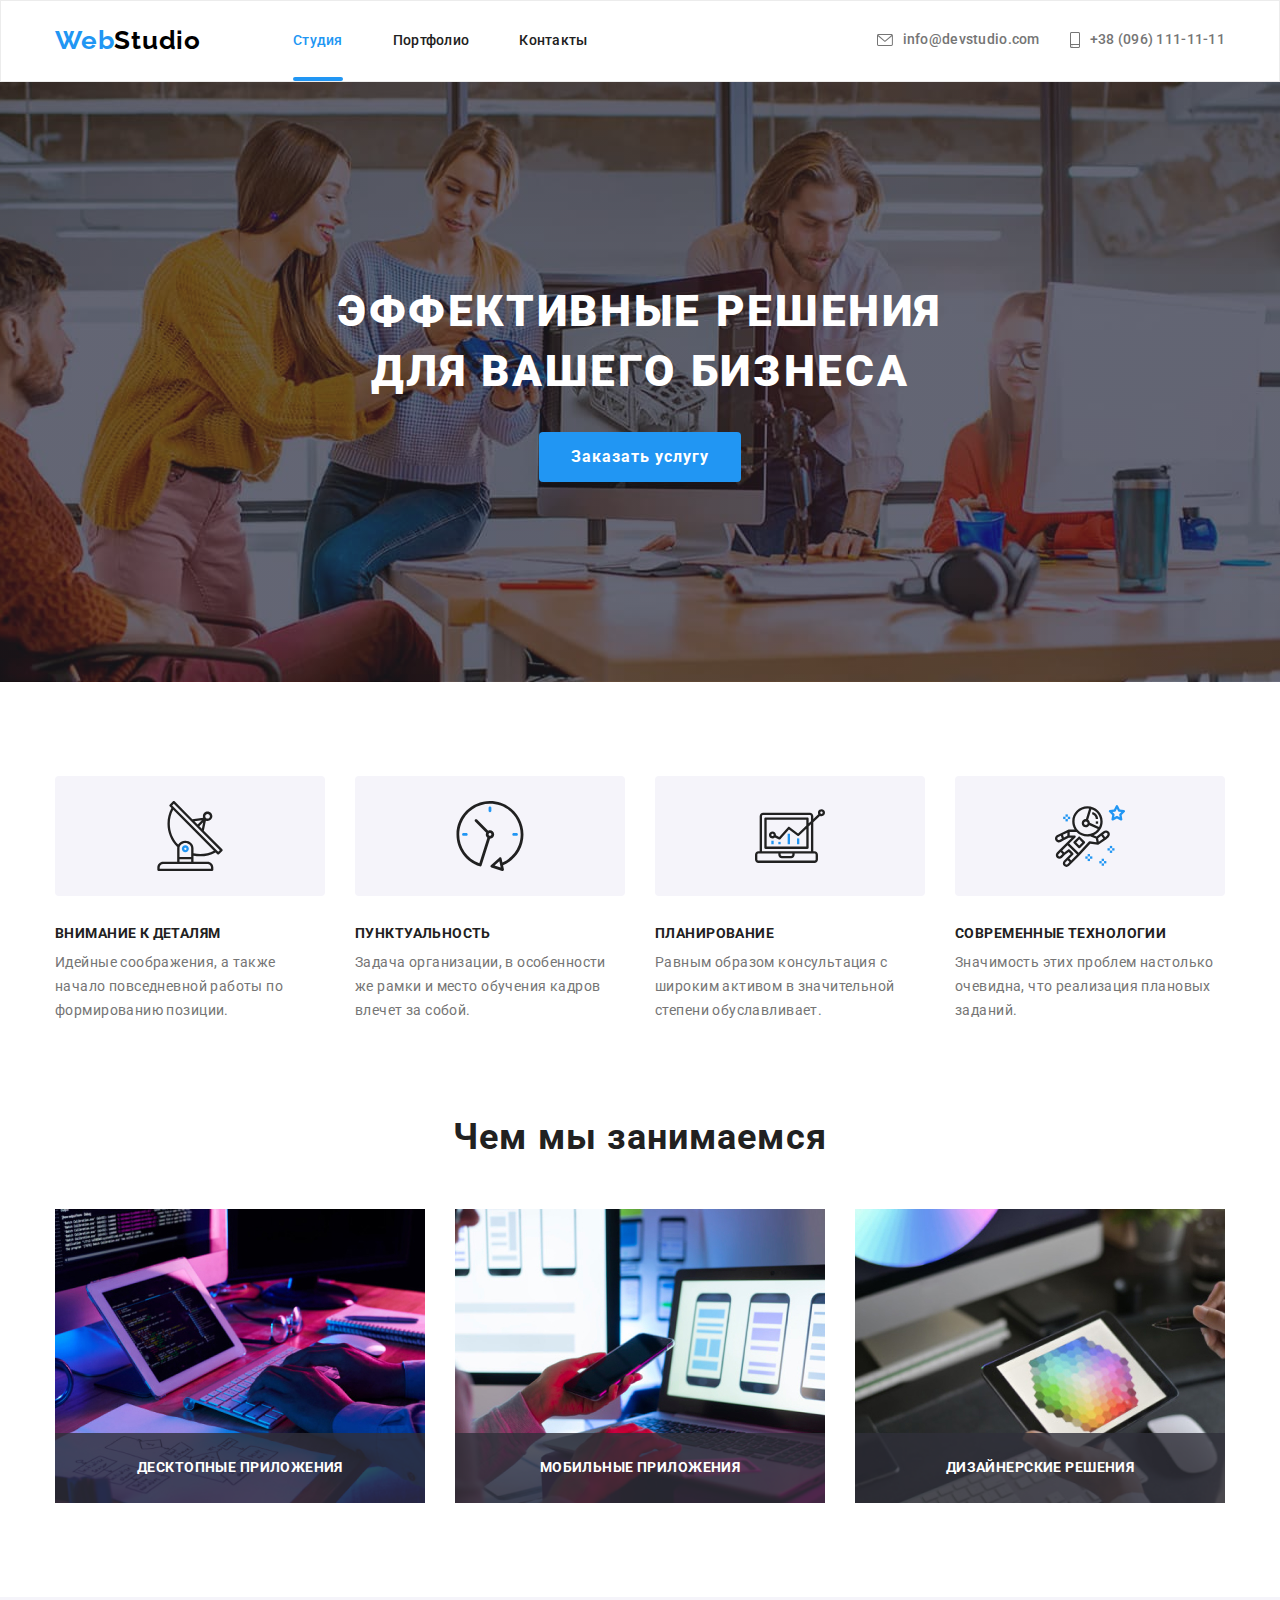
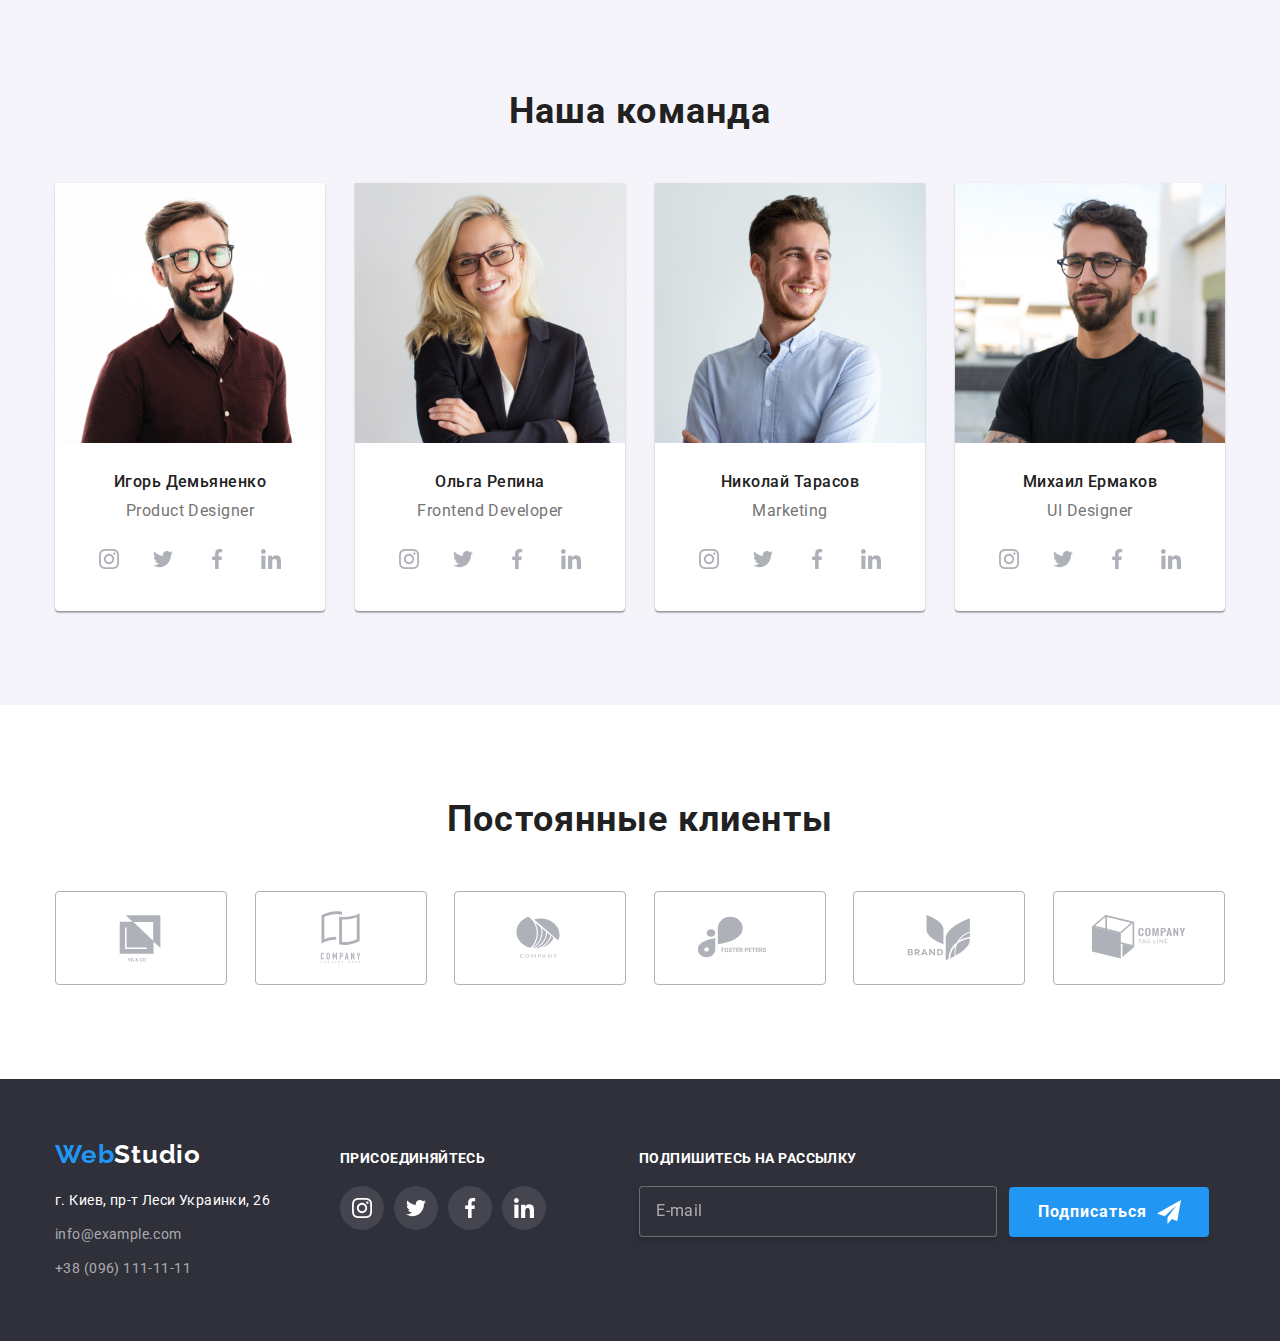
<file: index.html>
<!DOCTYPE html>
<html lang="ru">
  <head>
    <meta charset="UTF-8" />
    <meta http-equiv="X-UA-Compatible" content="IE=edge" />
    <meta name="viewport" content="width=device-width, initial-scale=1.0" />
    <title>WebStudio</title>
    <link rel="preconnect" href="https://fonts.gstatic.com" />
    <link
      href="https://fonts.googleapis.com/css2?family=Raleway:wght@700&family=Roboto:wght@400;500;700;900&display=swap"
      rel="stylesheet"
    />
    <link
      rel="stylesheet"
      href="https://cdnjs.cloudflare.com/ajax/libs/modern-normalize/1.1.0/modern-normalize.min.css
"
    />
    <link rel="stylesheet" href="./css/styles.css" />
  </head>
  <body>
    <!--Header-->
    <header class="header">
      <div class="container header-container">
        <nav class="navigation">
          <a class="logo-link" href="./index.html"
            ><span class="logo-web">Web</span
            ><span class="logo-studio">Studio</span></a
          >
          <ul class="site-nav list">
            <li class="nav-item">
              <a class="nav-link link current" href="./index.html">Студия</a>
            </li>
            <li class="nav-item">
              <a class="nav-link link" href="./portfolio.html">Портфолио</a>
            </li>
            <li class="nav-item">
              <a class="nav-link link" href="#">Контакты</a>
            </li>
          </ul>
        </nav>

        <ul class="contacts list">
          <li class="contact-header">
            <a class="contact-link" href="mailto:info@devstudio.com">
              <svg class="icon-envelope" width="16" height="12">
                <use href="./images/sprite.svg#icon-envelope"></use>
              </svg>
              info@devstudio.com
            </a>
          </li>
          <li class="contact-header">
            <a class="contact-link" href="tel:+380961111111">
              <svg class="icon-smartphone" width="10" height="16">
                <use href="./images/sprite.svg#icon-smartphone"></use>
              </svg>
              +38 (096) 111-11-11</a
            >
          </li>
        </ul>
      </div>
    </header>

    <main>
      <!--Hero-->

      <section class="hero">
        <div class="container hero-page">
          <h1 class="hero-title">
            Эффективные решения<br />для вашего бизнеса
          </h1>
          <button class="modal-btn" type="button" data-modal-open>
            Заказать услугу
          </button>
        </div>
      </section>

      <!--Features-->

      <section class="features">
        <div class="container features-container">
          <h2 class="visually-hidden">Приемущества компании</h2>
          <ul class="feature-list">
            <li class="feature-item">
              <div class="features-icon">
                <svg class="icon-item">
                  <use href="./images/sprite.svg#icon-antenna "></use>
                </svg>
              </div>
              <div>
                <h3 class="title">Внимание к деталям</h3>
                <p class="feature-text">
                  Идейные соображения, а также начало повседневной работы по
                  формированию позиции.
                </p>
              </div>
            </li>

            <li class="feature-item">
              <div class="features-icon">
                <svg class="icon-item">
                  <use href="./images/sprite.svg#icon-clock "></use>
                </svg>
              </div>
              <div>
                <h3 class="title">Пунктуальность</h3>
                <p class="feature-text">
                  Задача организации, в особенности же рамки и место обучения
                  кадров влечет за собой.
                </p>
              </div>
            </li>

            <li class="feature-item">
              <div class="features-icon">
                <svg class="icon-item">
                  <use href="./images/sprite.svg#icon-diagram"></use>
                </svg>
              </div>
              <div>
                <h3 class="title">Планирование</h3>
                <p class="feature-text">
                  Равным образом консультация с широким активом в значительной
                  степени обуславливает.
                </p>
              </div>
            </li>
            <li class="feature-item">
              <div class="features-icon">
                <svg class="icon-item">
                  <use href="./images/sprite.svg#icon-astronaut"></use>
                </svg>
              </div>
              <div>
                <h3 class="title">Современные технологии</h3>
                <p class="feature-text">
                  Значимость этих проблем настолько очевидна, что реализация
                  плановых заданий.
                </p>
              </div>
            </li>
          </ul>
        </div>
      </section>

      <!--Projects-->

      <section class="projects">
        <div class="container project-container">
          <h2 class="project-title">Чем мы занимаемся</h2>
          <ul class="project list">
            <li class="project-item">
              <div class="project-foto">
                <img
                  src="./images/sitelayout.jpg"
                  alt="разработчик набирает код"
                  width="370"
                  height="294"
                />
                <p class="project-overlay">Десктопные приложения</p>
              </div>
            </li>
            <li class="project-item">
              <div class="project-foto">
                <img
                  src="./images/mobiledesign.jpg"
                  alt="разработка мобильного дизайна"
                  width="370"
                  height="294"
                />
                <p class="project-overlay">Мобильные приложения</p>
              </div>
            </li>
            <li class="project-item">
              <div class="project-foto">
                <img
                  src="./images/rastergraphics.jpg"
                  alt="растровая графика"
                  width="370"
                  height="294"
                />
                <p class="project-overlay">Дизайнерские решения</p>
              </div>
            </li>
          </ul>
        </div>
      </section>

      <!--Team company-->

      <section class="team-company">
        <div class="container people">
          <h2 class="section-title">Наша команда</h2>
          <ul class="team list">
            <li class="team-item">
              <img
                src="./images/igordemianenko.jpg"
                alt="фото игорь демьяненко"
                width="270"
                height="260"
              />
              <div class="person">
                <h3 class="team-title">Игорь Демьяненко</h3>
                <p class="position" lang="en">Product Designer</p>
                <ul class="social-list list">
                  <li class="social-list-item">
                    <a href="#" class="social-list-link">
                      <svg class="social-link-icon">
                        <use href="./images/sprite.svg#icon-instagram"></use>
                      </svg>
                    </a>
                  </li>
                  <li class="social-list-item">
                    <a href="#" class="social-list-link">
                      <svg class="social-link-icon">
                        <use href="./images/sprite.svg#icon-twitter"></use>
                      </svg>
                    </a>
                  </li>
                  <li class="social-list-item">
                    <a href="" class="social-list-link">
                      <svg class="social-link-icon">
                        <use href="./images/sprite.svg#icon-facebook"></use>
                      </svg>
                    </a>
                  </li>
                  <li class="social-list-item">
                    <a href="" class="social-list-link">
                      <svg class="social-link-icon">
                        <use href="./images/sprite.svg#icon-linkedin"></use>
                      </svg>
                    </a>
                  </li>
                </ul>
              </div>
            </li>
            <li class="team-item">
              <img
                src="./images/olgarepina.jpg"
                alt="фото ольга репина"
                width="270"
                height="260"
              />
              <div class="person">
                <h3 class="team-title">Ольга Репина</h3>
                <p class="position" lang="en">Frontend Developer</p>
                <ul class="social-list list">
                  <li class="social-list-item">
                    <a href="#" class="social-list-link">
                      <svg class="social-link-icon">
                        <use href="./images/sprite.svg#icon-instagram"></use>
                      </svg>
                    </a>
                  </li>
                  <li class="social-list-item">
                    <a href="#" class="social-list-link">
                      <svg class="social-link-icon">
                        <use href="./images/sprite.svg#icon-twitter"></use>
                      </svg>
                    </a>
                  </li>
                  <li class="social-list-item">
                    <a href="" class="social-list-link">
                      <svg class="social-link-icon">
                        <use href="./images/sprite.svg#icon-facebook"></use>
                      </svg>
                    </a>
                  </li>
                  <li class="social-list-item">
                    <a href="" class="social-list-link">
                      <svg class="social-link-icon">
                        <use href="./images/sprite.svg#icon-linkedin"></use>
                      </svg>
                    </a>
                  </li>
                </ul>
              </div>
            </li>
            <li class="team-item">
              <img
                src="./images/nikolaytarasov.jpg"
                alt="фото николай тарасов"
                width="270"
                height="260"
              />
              <div class="person">
                <h3 class="team-title">Николай Тарасов</h3>
                <p class="position" lang="en">Marketing</p>
                <ul class="social-list list">
                  <li class="social-list-item">
                    <a href="#" class="social-list-link">
                      <svg class="social-link-icon">
                        <use href="./images/sprite.svg#icon-instagram"></use>
                      </svg>
                    </a>
                  </li>
                  <li class="social-list-item">
                    <a href="#" class="social-list-link">
                      <svg class="social-link-icon">
                        <use href="./images/sprite.svg#icon-twitter"></use>
                      </svg>
                    </a>
                  </li>
                  <li class="social-list-item">
                    <a href="" class="social-list-link">
                      <svg class="social-link-icon">
                        <use href="./images/sprite.svg#icon-facebook"></use>
                      </svg>
                    </a>
                  </li>
                  <li class="social-list-item">
                    <a href="" class="social-list-link">
                      <svg class="social-link-icon">
                        <use href="./images/sprite.svg#icon-linkedin"></use>
                      </svg>
                    </a>
                  </li>
                </ul>
              </div>
            </li>
            <li class="team-item">
              <img
                src="./images/michailermakov.jpg"
                alt="фото михаил ермаков"
                width="270"
                height="260"
              />
              <div class="person">
                <h3 class="team-title">Михаил Ермаков</h3>
                <p class="position" lang="en">UI Designer</p>
                <ul class="social-list list">
                  <li class="social-list-item">
                    <a href="#" class="social-list-link">
                      <svg class="social-link-icon">
                        <use href="./images/sprite.svg#icon-instagram"></use>
                      </svg>
                    </a>
                  </li>
                  <li class="social-list-item">
                    <a href="#" class="social-list-link">
                      <svg class="social-link-icon">
                        <use href="./images/sprite.svg#icon-twitter"></use>
                      </svg>
                    </a>
                  </li>
                  <li class="social-list-item">
                    <a href="#" class="social-list-link">
                      <svg class="social-link-icon">
                        <use href="./images/sprite.svg#icon-facebook"></use>
                      </svg>
                    </a>
                  </li>
                  <li class="social-list-item">
                    <a href="#" class="social-list-link">
                      <svg class="social-link-icon">
                        <use href="./images/sprite.svg#icon-linkedin"></use>
                      </svg>
                    </a>
                  </li>
                </ul>
              </div>
            </li>
          </ul>
        </div>
      </section>

      <!--Clients-->

      <section class="clients-company">
        <div class="client-container container">
          <h2 class="client-title">Постоянные клиенты</h2>
          <ul class="clients list">
            <li class="client-item">
              <a href="#" class="client-link">
                <svg class="client-icon" width="106" height="60">
                  <use href="./images/sprite.svg#icon-company1"></use>
                </svg>
              </a>
            </li>
            <li class="client-item">
              <a href="#" class="client-link">
                <svg class="client-icon" width="106" height="60">
                  <use href="./images/sprite.svg#icon-company2"></use>
                </svg>
              </a>
            </li>
            <li class="client-item">
              <a href="#" class="client-link">
                <svg class="client-icon" width="106" height="60">
                  <use href="./images/sprite.svg#icon-company3"></use>
                </svg>
              </a>
            </li>
            <li class="client-item">
              <a href="#" class="client-link">
                <svg class="client-icon" width="106" height="60">
                  <use href="./images/sprite.svg#icon-company4"></use>
                </svg>
              </a>
            </li>
            <li class="client-item">
              <a href="#" class="client-link">
                <svg class="client-icon" width="106" height="60">
                  <use href="./images/sprite.svg#icon-company-5"></use>
                </svg>
              </a>
            </li>
            <li class="client-item">
              <a href="#" class="client-link">
                <svg class="client-icon" width="106" height="60">
                  <use href="./images/sprite.svg#icon-company6"></use>
                </svg>
              </a>
            </li>
          </ul>
        </div>
      </section>
    </main>

    <!--Footer-->

    <footer class="contacts-company">
      <div class="container footer-container">
        <div class="contacts-footer">
          <a class="logo-link footer-logo" href="./index.html"
            ><span class="logo-web">Web</span
            ><span class="studio-logo">Studio</span></a
          >
          <address class="address-company">
            г. Киев, пр-т Леси Украинки, 26
          </address>
          <ul class="contacts list address">
            <li class="company-link-mail">
              <a class="company-link" href="mailto:info@example.com"
                >info@example.com</a
              >
            </li>
            <li>
              <a class="company-link" href="tel:+380961111111">
                +38 (096) 111-11-11</a
              >
            </li>
          </ul>
        </div>

        <div class="links-footer">
          <p class="join">присоединяйтесь</p>
          <ul class="footer-list list">
            <li class="footer-link-item">
              <a href="#" class="link-item">
                <svg class="footer-icon">
                  <use href="./images/sprite.svg#icon-instagram"></use>
                </svg>
              </a>
            </li>
            <li class="footer-link-item">
              <a href="#" class="link-item">
                <svg class="footer-icon">
                  <use href="./images/sprite.svg#icon-twitter"></use>
                </svg>
              </a>
            </li>
            <li class="footer-link-item">
              <a href="#" class="link-item">
                <svg class="footer-icon">
                  <use href="./images/sprite.svg#icon-facebook"></use>
                </svg>
              </a>
            </li>
            <li class="footer-link-item">
              <a href="#" class="link-item">
                <svg class="footer-icon">
                  <use href="./images/sprite.svg#icon-linkedin"></use>
                </svg>
              </a>
            </li>
          </ul>
        </div>
        <div class="subscribe-to-newsletter">
          <p class="footer-form-text">Подпишитесь на рассылку</p>
          <form action="#" class="footer-form">
            <label>
              <input
                type="email"
                class="form-email"
                name="footer-email"
                placeholder="E-mail"
                title="your@mail.com"
                required
              />
            </label>
            <button type="submit" class="footer-btn">
              Подписаться
              <svg class="footer-icon-btn" width="24" height="24">
                <use href="./images/sprite.svg#icon-icon-send"></use>
              </svg>
            </button>
          </form>
        </div>
      </div>
    </footer>

    <!--Backdrop-->

    <div class="backdrop is-hidden" data-modal>
      <div class="modal">
        <button class="close" type="button">
          <svg class="close-modal" width="18" height="18" data-modal-close>
            <use href="./images/sprite.svg#icon-close"></use>
          </svg>
        </button>
        <form action="#" class="modal-form">
          <p class="modal-form-head">Оставьте свои данные, мы вам перезвоним</p>
          <label class="modal-form-field">
            Имя
            <span class="modal-form-input-wrapper">
              <input
                type="text"
                class="modal-form-input"
                name="user-name"
                minlength="2"
                pattern="[a-zA-Zа-яёА-ЯЁ]+"
                title="имя должно содержать символы латиницы или кириллицы"
                required
              />
              <svg class="modal-form-icon">
                <use href="./images/sprite.svg#icon-person"></use>
              </svg>
            </span>
          </label>
          <label class="modal-form-field">
            Телефон
            <span class="modal-form-input-wrapper">
              <input
                type="tel"
                class="modal-form-input"
                name="user-tel"
                pattern="[0-9]{3}-[0-9]{3}-[0-9]{2}-[0-9]{2}"
                title="096-000-00-00"
                required
              />
              <svg class="modal-form-icon">
                <use href="./images/sprite.svg#icon-phone"></use>
              </svg>
            </span>
          </label>
          <label class="modal-form-field">
            Почта
            <span class="modal-form-input-wrapper">
              <input
                type="email"
                class="modal-form-input"
                name="user-email"
                title="your@mail.com"
                required
              />
              <svg class="modal-form-icon">
                <use href="./images/sprite.svg#icon-email"></use>
              </svg>
            </span>
          </label>
          <label class="modal-form-field">
            Комментарий
            <textarea
              name="user-message"
              class="modal-form-message"
              placeholder="Введите текст"
            ></textarea>
          </label>
          <input
            type="checkbox"
            class="modal-form-checkbox visually-hidden"
            id="accept-policy"
          />
          <label for="accept-policy" class="modal-form-checkbox-label"
            >Соглашаюсь с рассылкой и принимаю&nbsp;
            <a href="#" class="modal-form-label-link">Условия договора</a>
          </label>
          <button type="submit" class="modal-form-button">Отправить</button>
        </form>
      </div>
    </div>
    <script src="./js/modal.js"></script>
  </body>
</html>
</file>
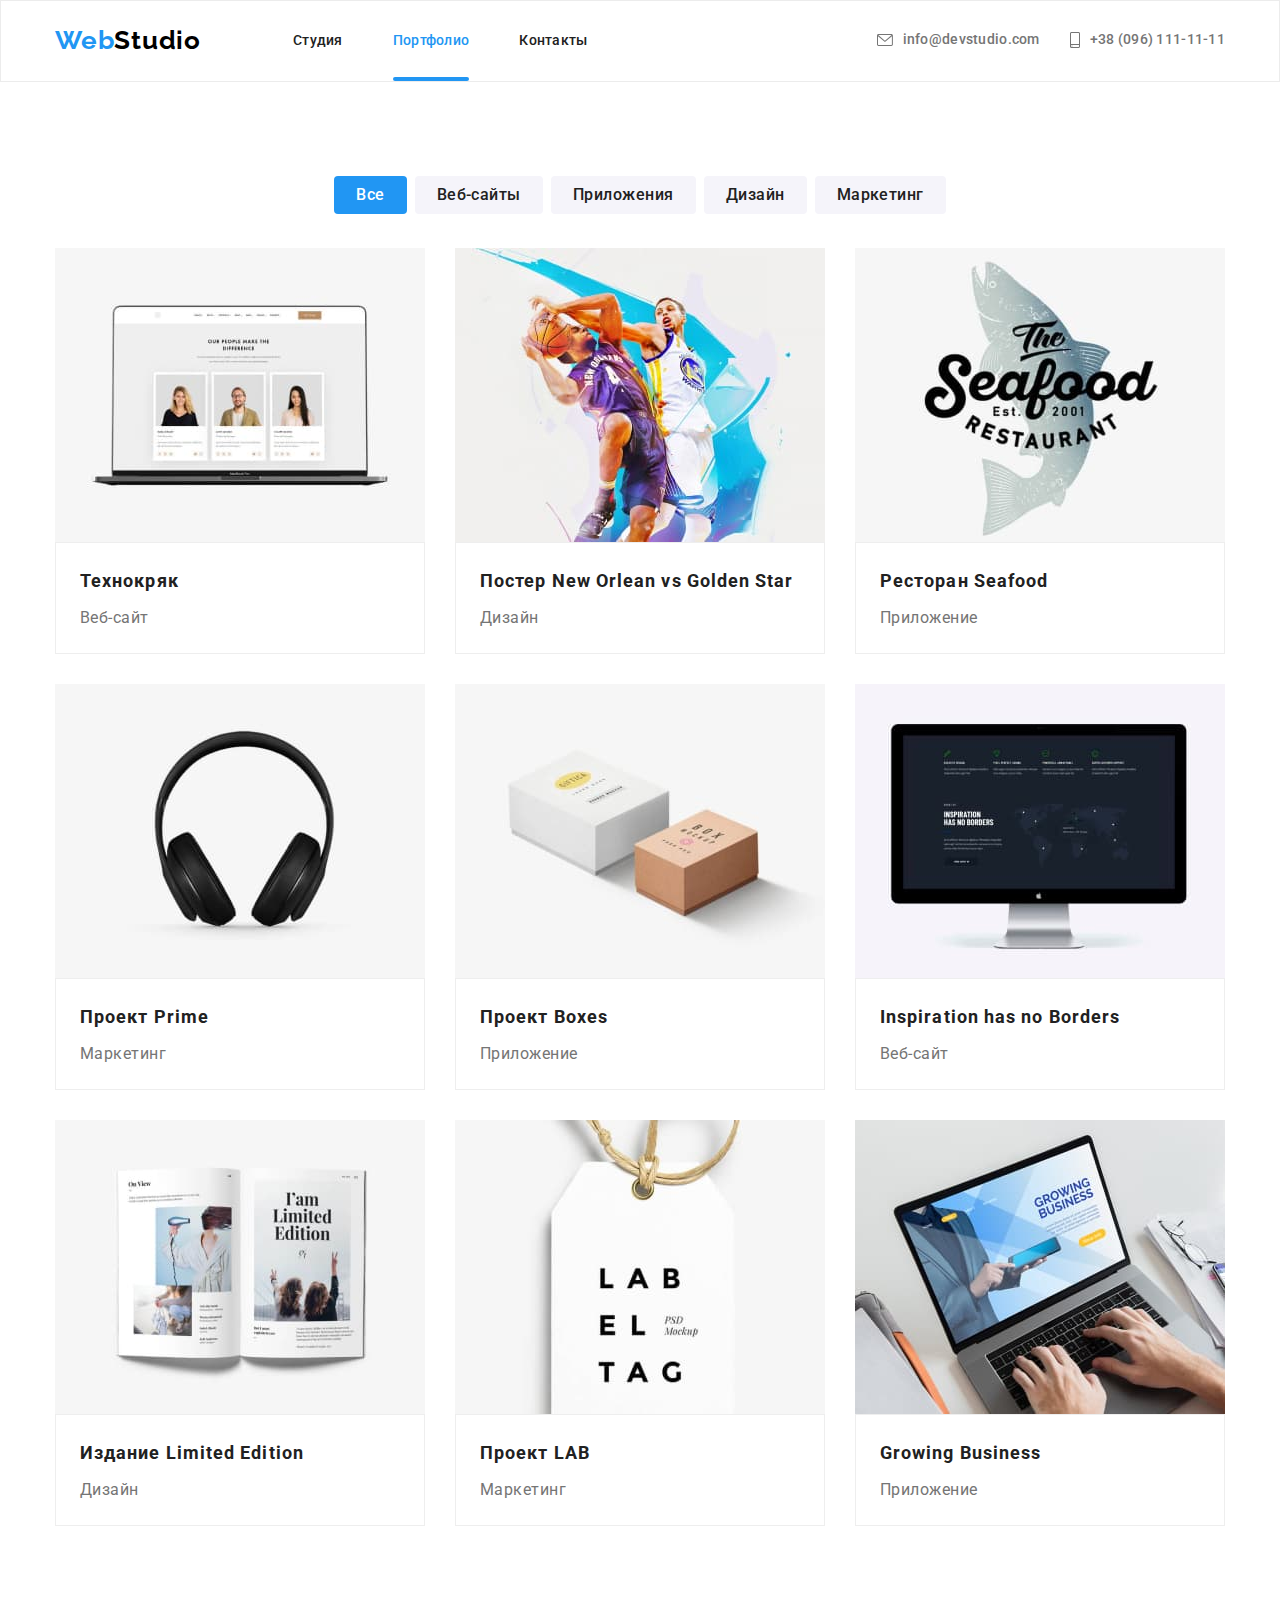
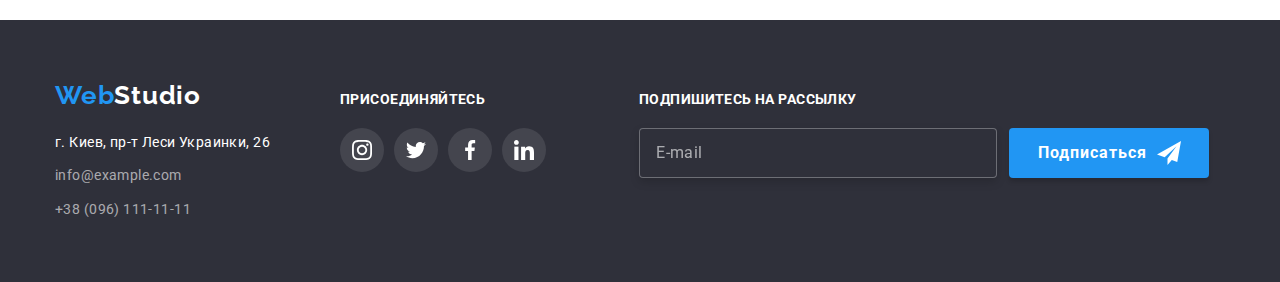
<file: portfolio.html>
<!DOCTYPE html>
<html lang="ru">
  <head>
    <meta charset="UTF-8" />
    <meta http-equiv="X-UA-Compatible" content="IE=edge" />
    <meta name="viewport" content="width=device-width, initial-scale=1.0" />
    <title>Портфолио</title>
    <link rel="preconnect" href="https://fonts.gstatic.com" />
    <link
      href="https://fonts.googleapis.com/css2?family=Raleway:wght@700&family=Roboto:wght@400;500;700;900&display=swap"
      rel="stylesheet"
    />
    <link
      rel="stylesheet"
      href="https://cdnjs.cloudflare.com/ajax/libs/modern-normalize/1.1.0/modern-normalize.min.css
"
    />
    <link rel="stylesheet" href="./css/styles.css" />
  </head>
  <body>
    <!--Header-->
    <header class="header">
      <div class="container header-container">
        <nav class="navigation">
          <a class="logo-link" href="./index.html"
            ><span class="logo-web">Web</span
            ><span class="logo-studio">Studio</span></a
          >
          <ul class="site-nav list">
            <li class="nav-item">
              <a class="nav-link link" href="./index.html">Студия</a>
            </li>
            <li class="nav-item">
              <a class="nav-link link current" href="./portfolio.html"
                >Портфолио</a
              >
            </li>
            <li class="nav-item">
              <a class="nav-link link" href="#">Контакты</a>
            </li>
          </ul>
        </nav>

        <ul class="contacts list">
          <li class="contact-header">
            <a class="contact-link" href="mailto:info@devstudio.com">
              <svg class="icon-envelope" width="16" height="12">
                <use href="./images/sprite.svg#icon-envelope"></use>
              </svg>
              info@devstudio.com
            </a>
          </li>
          <li class="contact-header">
            <a class="contact-link" href="tel:+380961111111">
              <svg class="icon-smartphone" width="10" height="16">
                <use href="./images/sprite.svg#icon-smartphone"></use>
              </svg>
              +38 (096) 111-11-11</a
            >
          </li>
        </ul>
      </div>
    </header>

    <!--Main-->
    <main>
      <!--Developments-->
      <section class="development-catalog">
        <div class="container catalog">
          <h2 class="visually-hidden">Наши разработки</h2>
          <ul class="catalog-nav">
            <li class="item">
              <button class="nav-btn current" type="button">Все</button>
            </li>
            <li class="item">
              <button class="nav-btn" type="button">Веб-сайты</button>
            </li>
            <li class="item">
              <button class="nav-btn" type="button">Приложения</button>
            </li>
            <li class="item">
              <button class="nav-btn" type="button">Дизайн</button>
            </li>
            <li class="item">
              <button class="nav-btn" type="button">Маркетинг</button>
            </li>
          </ul>
          <ul class="development list">
            <li class="development-item">
              <a class="development-link" href="#">
                <div class="development-image">
                  <img
                    src="./images/portfolio/technocryk.jpg"
                    alt="изображение веб-сайта на экране"
                    width="370"
                    height="294"
                  />
                  <p class="overlay">
                    Технокряк это современная площадка распространения
                    коронавируса. Компании используют эту платформу для
                    цифрового шпионажа и атак на защищённые сервера конкурентов.
                  </p>
                </div>

                <div class="developments">
                  <h3 class="development-name">Технокряк</h3>
                  <p class="development-section">Веб-сайт</p>
                </div>
              </a>
            </li>
            <li class="development-item">
              <a class="development-link" href="#">
                <div class="development-image">
                  <img
                    src="./images/portfolio/poster.jpg"
                    alt="изображение двух баскетболистов на постере"
                    width="370"
                    height="294"
                  />
                  <p class="overlay">
                    Технокряк это современная площадка распространения
                    коронавируса. Компании используют эту платформу для
                    цифрового шпионажа и атак на защищённые сервера конкурентов.
                  </p>
                </div>

                <div class="developments">
                  <h3 class="development-name">
                    Постер New Orlean vs Golden Star
                  </h3>
                  <p class="development-section">Дизайн</p>
                </div>
              </a>
            </li>
            <li class="development-item">
              <a class="development-link" href="#">
                <div class="development-image">
                  <img
                    src="./images/portfolio/restaurantseafood.jpg"
                    alt="изображение рыбы на фоне логотипа ресторана"
                    width="370"
                    height="294"
                  />
                  <p class="overlay">
                    Технокряк это современная площадка распространения
                    коронавируса. Компании используют эту платформу для
                    цифрового шпионажа и атак на защищённые сервера конкурентов.
                  </p>
                </div>

                <div class="developments">
                  <h3 class="development-name">Ресторан Seafood</h3>
                  <p class="development-section">Приложение</p>
                </div>
              </a>
            </li>
            <li class="development-item">
              <a class="development-link" href="#">
                <div class="development-image">
                  <img
                    src="./images/portfolio/projectprime.jpg"
                    alt="изображение наушников"
                    width="370"
                    height="294"
                  />
                  <p class="overlay">
                    Технокряк это современная площадка распространения
                    коронавируса. Компании используют эту платформу для
                    цифрового шпионажа и атак на защищённые сервера конкурентов.
                  </p>
                </div>

                <div class="developments">
                  <h3 class="development-name">Проект Prime</h3>
                  <p class="development-section">Маркетинг</p>
                </div>
              </a>
            </li>
            <li class="development-item">
              <a class="development-link" href="#">
                <div class="development-image">
                  <img
                    src="./images/portfolio/projectboxes.jpg"
                    alt="избражение две коробки"
                    width="370"
                    height="294"
                  />
                  <p class="overlay">
                    Технокряк это современная площадка распространения
                    коронавируса. Компании используют эту платформу для
                    цифрового шпионажа и атак на защищённые сервера конкурентов.
                  </p>
                </div>

                <div class="developments">
                  <h3 class="development-name">Проект Boxes</h3>
                  <p class="development-section">Приложение</p>
                </div>
              </a>
            </li>
            <li class="development-item">
              <a class="development-link" href="#">
                <div class="development-image">
                  <img
                    src="./images/portfolio/inspirationhasnoborders.jpg"
                    alt="изображение веб-сайта на экране"
                    width="370"
                    height="294"
                  />
                  <p class="overlay">
                    Технокряк это современная площадка распространения
                    коронавируса. Компании используют эту платформу для
                    цифрового шпионажа и атак на защищённые сервера конкурентов.
                  </p>
                </div>

                <div class="developments">
                  <h3 class="development-name" lang="en">
                    Inspiration has no Borders
                  </h3>
                  <p class="development-section">Веб-сайт</p>
                </div>
              </a>
            </li>
            <li class="development-item">
              <a class="development-link" href="#">
                <div class="development-image">
                  <img
                    src="./images/portfolio/editionlimitededition.jpg"
                    alt="открытый журнал"
                    width="370"
                    height="294"
                  />
                  <p class="overlay">
                    Технокряк это современная площадка распространения
                    коронавируса. Компании используют эту платформу для
                    цифрового шпионажа и атак на защищённые сервера конкурентов.
                  </p>
                </div>

                <div class="developments">
                  <h3 class="development-name">Издание Limited Edition</h3>
                  <p class="development-section">Дизайн</p>
                </div>
              </a>
            </li>
            <li class="development-item">
              <a class="development-link" href="#">
                <div class="development-image">
                  <img
                    src="./images/portfolio/projectlab.jpg"
                    alt="изображение бирка"
                    width="370"
                    height="294"
                  />
                  <p class="overlay">
                    Технокряк это современная площадка распространения
                    коронавируса. Компании используют эту платформу для
                    цифрового шпионажа и атак на защищённые сервера конкурентов.
                  </p>
                </div>

                <div class="developments">
                  <h3 class="development-name">Проект LAB</h3>
                  <p class="development-section">Маркетинг</p>
                </div>
              </a>
            </li>
            <li class="development-item">
              <a class="development-link" href="#">
                <div class="development-image">
                  <img
                    src="./images/portfolio/growingbusiness.jpg"
                    alt="изображение веб-сайта на экране"
                    width="370"
                    height="294"
                  />
                  <p class="overlay">
                    Технокряк это современная площадка распространения
                    коронавируса. Компании используют эту платформу для
                    цифрового шпионажа и атак на защищённые сервера конкурентов.
                  </p>
                </div>

                <div class="developments">
                  <h3 class="development-name" lang="en">Growing Business</h3>
                  <p class="development-section">Приложение</p>
                </div>
              </a>
            </li>
          </ul>
        </div>
      </section>

      <!--Footer-->
      <footer class="contacts-company">
        <div class="container footer-container">
          <div class="contacts-footer">
            <a class="logo-link footer-logo" href="./index.html"
              ><span class="logo-web">Web</span
              ><span class="studio-logo">Studio</span></a
            >
            <address class="address-company">
              г. Киев, пр-т Леси Украинки, 26
            </address>
            <ul class="contacts list address">
              <li class="company-link-mail">
                <a class="company-link" href="mailto:info@example.com"
                  >info@example.com</a
                >
              </li>
              <li>
                <a class="company-link" href="tel:+380961111111">
                  +38 (096) 111-11-11</a
                >
              </li>
            </ul>
          </div>

          <div class="links-footer">
            <p class="join">присоединяйтесь</p>
            <ul class="footer-list list">
              <li class="footer-link-item">
                <a href="#" class="link-item">
                  <svg class="footer-icon">
                    <use href="./images/sprite.svg#icon-instagram"></use>
                  </svg>
                </a>
              </li>
              <li class="footer-link-item">
                <a href="#" class="link-item">
                  <svg class="footer-icon">
                    <use href="./images/sprite.svg#icon-twitter"></use>
                  </svg>
                </a>
              </li>
              <li class="footer-link-item">
                <a href="#" class="link-item">
                  <svg class="footer-icon">
                    <use href="./images/sprite.svg#icon-facebook"></use>
                  </svg>
                </a>
              </li>
              <li class="footer-link-item">
                <a href="#" class="link-item">
                  <svg class="footer-icon">
                    <use href="./images/sprite.svg#icon-linkedin"></use>
                  </svg>
                </a>
              </li>
            </ul>
          </div>
          <div class="subscribe-to-newsletter">
            <p class="footer-form-text">Подпишитесь на рассылку</p>
            <form action="#" class="footer-form">
              <label>
                <input
                  type="email"
                  class="form-email"
                  name="footer-email"
                  placeholder="E-mail"
                  title="your@mail.com"
                  required
                />
              </label>
              <button type="submit" class="footer-btn">
                Подписаться
                <svg class="footer-icon-btn" width="24" height="24">
                  <use href="./images/sprite.svg#icon-icon-send"></use>
                </svg>
              </button>
            </form>
          </div>
        </div>
      </footer>
    </main>
  </body>
</html>
</file>
<file: css/styles.css>
:root {
  --main-font: "Roboto", sans-serif;
  --secondary-font: "Raleway", sans-serif;
  --accent-color: #2196f3;
  --main-color: #212121;
  --secondary-color: #757575;
}

h1,
h2,
h3,
h4,
h5,
h6,
p {
  margin-top: 0;
  margin-bottom: 0;
}

ul,
ol {
  margin-top: 0;
  margin-bottom: 0;
  padding-left: 0;
}

img {
  display: block;
}

body {
  font-family: var(--main-font);
  font-weight: 400;
  color: var(--main-color);
}

.link,
.contact-link,
.logo-link {
  text-decoration: none;
}

.list {
  list-style: none;
  padding: 0;
  margin: 0;
}

.container {
  width: 1200px;
  padding-left: 15px;
  padding-right: 15px;
  margin-left: auto;
  margin-right: auto;
}

.visually-hidden {
  position: absolute !important;
  clip: rect(1px 1px 1px 1px); /* IE6, IE7 */
  clip: rect(1px, 1px, 1px, 1px);
  padding: 0 !important;
  border: 0 !important;
  height: 1px !important;
  width: 1px !important;
  overflow: hidden;
}

/* ========== HEADER ============*/

.header {
  background: #ffffff;
  padding-top: 24px;
  padding-bottom: 25px;
  border: 1px solid #ececec;
}

.header-container {
  display: flex;
  align-items: center;
  justify-content: space-between;
}

.navigation {
  display: flex;
  align-items: center;
}

.site-nav {
  display: flex;
  align-items: center;
}

.contacts {
  display: flex;
  align-items: center;
}

.logo-link {
  margin-right: 92px;
}

.nav-item:not(:last-child) {
  margin-right: 50px;
}

.logo-web {
  color: var(--accent-color);
  font-family: var(--secondary-font);
  font-weight: 700;
  font-size: 26px;
  line-height: 1.19;
  letter-spacing: 0.03em;
}

.logo-studio {
  color: #000000;
  font-family: var(--secondary-font);
  font-weight: 700;
  font-size: 26px;
  line-height: 1.19;
  letter-spacing: 0.03em;
}

.nav-link {
  position: relative;
  font-weight: 500;
  font-size: 14px;
  line-height: 1.14;
  letter-spacing: 0.02em;
  color: var(--main-color);
  transition-duration: 250ms;
  transition-timing-function: cubic-bezier(0.4, 0, 0.2, 1);
}

.nav-link:hover,
.nav-link:focus {
  color: var(--accent-color);
}
.nav-link.current {
  color: var(--accent-color);
}

.nav-link.current::after {
  position: absolute;
  content: "";
  width: 100%;
  height: 4px;
  border-radius: 2px;
  background-color: var(--accent-color);
  display: block;
  bottom: -33px;
}

.contact-link {
  display: flex;
  align-items: center;
  font-weight: 500;
  font-size: 14px;
  line-height: 1.14;
  letter-spacing: 0.02em;
  color: var(--secondary-color);
  transition-duration: 250ms;
  transition-timing-function: cubic-bezier(0.4, 0, 0.2, 1);
}

.contact-link:hover,
.contact-link:focus {
  color: var(--accent-color);
}

.contact-header {
  margin-right: 30px;
}

.contact-header:last-child {
  margin-right: 0;
}

.icon-envelope {
  margin-right: 10px;
  fill: currentColor;
}

.icon-smartphone {
  margin-right: 10px;
  fill: currentColor;
}

/* ============ END HEADER ===============*/

/* ============ HERO SECTION ============ */
.hero {
  background-image: linear-gradient(
      rgba(47, 48, 58, 0.4),
      rgba(47, 48, 58, 0.4)
    ),
    url("../images/hero/bg.jpg");
  background-size: 1600px;
  background-repeat: no-repeat;
  background-position: center;
  text-align: center;
}

.hero-page {
  padding-bottom: 200px;
  padding-top: 200px;
}

.hero-title {
  font-weight: 900;
  font-size: 44px;
  line-height: 1.36;
  letter-spacing: 0.06em;
  text-transform: uppercase;
  color: #ffffff;
  margin-bottom: 30px;
}

.modal-btn {
  font-family: inherit;
  background: var(--accent-color);
  font-weight: 700;
  font-size: 16px;
  line-height: 1.87;
  display: flex;
  align-items: center;
  letter-spacing: 0.06em;
  color: #ffffff;
  cursor: pointer;
  border-radius: 4px;
  border: none;
  padding: 10px 32px;
  text-align: center;
  margin-left: auto;
  margin-right: auto;
  transition-duration: 250ms;
  transition-timing-function: cubic-bezier(0.4, 0, 0.2, 1);
}

.modal-btn:hover,
.modal-btn:focus {
  background: #188ce8;
}

/* ============== END HERO SECTION============== */

/* ============== FEATURES =============== */
.features {
  background: #ffffff;
}

.features-container {
  display: flex;
  align-items: center;
}

.feature-list {
  list-style: none;
  display: flex;
  align-items: center;
  justify-content: space-between;
  padding-top: 94px;
  padding-bottom: 94px;
}

.feature-item {
  margin-right: 30px;
}

.feature-item:last-child {
  margin-right: 0;
}

.title {
  font-weight: 700;
  font-size: 14px;
  line-height: 1.14;
  letter-spacing: 0.03em;
  text-transform: uppercase;
  color: var(--main-color);
  margin-top: 0;
  margin-bottom: 10px;
}

.feature-text {
  font-size: 14px;
  line-height: 1.71;
  letter-spacing: 0.03em;
  color: var(--secondary-color);
  margin-top: 0;
}

.features-icon {
  display: flex;
  justify-content: center;
  align-items: center;
  width: 270px;
  height: 120px;
  background: #f5f4fa;
  border-radius: 4px;
  margin-bottom: 30px;
}

.icon-item {
  width: 70px;
  height: 70px;
}

/* ============ END FEATURES ===============  */

/* ============ PROJECTS COMPANY ============ */
.projects {
  background: #ffffff;
}

.project-container {
  padding-bottom: 94px;
}
.project-title {
  font-weight: 700;
  font-size: 36px;
  line-height: 1.16;
  text-align: center;
  letter-spacing: 0.03em;
  color: var(--main-color);
  margin-top: 0;
  margin-bottom: 50px;
}

.project.list {
  display: flex;
  align-items: center;
  justify-content: space-between;
}

.project-item {
  width: 370px;
  height: 294px;
  margin-right: 30px;
}

.project-item:last-child {
  margin-right: 0;
}

.project-foto {
  position: relative;
}

.project-overlay {
  position: absolute;
  bottom: 0;
  left: 0;
  width: 100%;
  height: 70px;
  background: rgba(47, 48, 58, 0.8);
  font-weight: 700;
  font-size: 14px;
  line-height: 1.14;
  text-align: center;
  letter-spacing: 0.03em;
  text-transform: uppercase;
  color: #ffffff;
  padding-top: 27px;
}

/* ============ END PROJECTS COMPANY ============== */

/* ============ TEAM COMPANY =============  */

.team-company {
  background: #f5f4fa;
}
.people {
  padding-top: 94px;
  padding-bottom: 94px;
}

.section-title {
  font-weight: 700;
  font-size: 36px;
  line-height: 1.16;
  text-align: center;
  letter-spacing: 0.03em;
  color: var(--main-color);
  margin-bottom: 50px;
}

.team {
  display: flex;
  align-items: center;
  justify-content: space-between;
}

.team-item {
  width: 270px;
  height: 428px;
  margin-right: 30px;
  background: #ffffff;
  box-shadow: 0px 1px 3px rgba(0, 0, 0, 0.12), 0px 1px 1px rgba(0, 0, 0, 0.14),
    0px 2px 1px rgba(0, 0, 0, 0.2);
  border-radius: 0px 0px 4px 4px;
}

.team-item:last-child {
  margin-right: 0;
}

.person {
  padding-top: 30px;
  padding-bottom: 30px;
  padding-left: 32px;
  padding-right: 32px;
}

.team-title {
  font-weight: 500;
  font-size: 16px;
  line-height: 1.18;
  letter-spacing: 0.03em;
  color: var(--main-color);
  text-align: center;
}

.position {
  font-size: 16px;
  line-height: 1.18;
  letter-spacing: 0.03em;
  color: var(--secondary-color);
  text-align: center;
  margin-top: 10px;
  margin-bottom: 16px;
}

.social-list {
  display: flex;
  justify-content: space-between;
  align-items: center;
}

.social-list-link {
  display: flex;
  align-items: center;
  justify-content: center;
  width: 44px;
  height: 44px;
  border-radius: 50%;
  background-color: #ffffff;
  fill: #afb1b8;
  transition-duration: 250ms;
  transition-timing-function: cubic-bezier(0.4, 0, 0.2, 1);
}
.social-list-link:hover,
.social-list-link:focus {
  background: var(--accent-color);
  fill: #ffffff;
}

.social-link-icon {
  width: 20px;
  height: 20px;
}

/* =========== END TEAM COMPANY ================ */

/*=============== CLIENTS COMPANY ==============*/

.clients-company {
  background: #ffffff;
}

.client-container {
  padding-top: 94px;
  padding-bottom: 94px;
}

.client-title {
  font-weight: 700;
  font-size: 36px;
  line-height: 1.16;
  text-align: center;
  letter-spacing: 0.03em;
  color: var(--main-color);
  margin-bottom: 50px;
}
.clients {
  display: flex;
  align-items: center;
  justify-content: space-between;
}

.client-item {
  display: flex;
  align-items: center;
  justify-content: space-between;
}

.client-item:last-child {
  margin-right: 0;
}

.client-link {
  display: flex;
  align-items: center;
  justify-content: center;
  border: 1px solid #afb1b8;
  border-radius: 4px;
  width: 172px;
  height: 94px;
  fill: #afb1b8;
  transition-duration: 250ms;
  transition-timing-function: cubic-bezier(0.4, 0, 0.2, 1);
}

.client-link:hover,
.client-link:focus {
  fill: var(--accent-color);
}

.client-link:hover,
.client-link:focus {
  border: 1px solid var(--accent-color);
}

/* ===============END CLIENTS COMPANY ==============*/

/* =============== FOOTER ================== */

.contacts-company {
  background: #2f303a;
}

.footer-container {
  display: flex;
  align-items: baseline;

  padding-top: 60px;
  padding-bottom: 60px;
}

.contacts-footer {
  display: block;
  margin-right: 70px;
}

.footer-logo {
  display: inline-block;
  margin-right: 0px;
}

.studio-logo {
  font-family: var(--secondary-font);
  font-weight: 700;
  font-size: 26px;
  line-height: 1.19;
  letter-spacing: 0.03em;
  color: #ffffff;
}

.address-company {
  color: #ffffff;
  font-style: normal;
  font-size: 14px;
  line-height: 1.71;
  letter-spacing: 0.03em;
  margin-top: 20px;
}

.address {
  display: inline-block;
}

.company-link {
  font-size: 14px;
  line-height: 1.71;
  letter-spacing: 0.03em;
  color: rgba(255, 255, 255, 0.6);
  display: inline-block;
  transition-duration: 250ms;
  transition-timing-function: cubic-bezier(0.4, 0, 0.2, 1);
}

.company-link-mail {
  margin-top: 10px;
  margin-bottom: 10px;
}

.company-link:hover,
.company-link:focus {
  color: var(--accent-color);
}

.company-link {
  text-decoration: none;
}

.join {
  font-weight: 700;
  font-size: 14px;
  line-height: 1.14;
  letter-spacing: 0.03em;
  text-transform: uppercase;
  color: #ffffff;

  margin-bottom: 20px;
}

.footer-list {
  display: flex;
  align-items: center;
  justify-content: center;
}

.footer-link-item {
  display: flex;
  align-items: center;
  justify-content: center;
  margin-right: 10px;
}

.footer-link-item:last-child {
  margin-right: 0;
}

.link-item:hover,
.link-item:focus {
  background: var(--accent-color);
}
.link-item {
  display: flex;
  align-items: center;
  justify-content: center;
  width: 44px;
  height: 44px;
  border-radius: 50%;
  background-color: rgba(255, 255, 255, 0.1);
  fill: #ffffff;
}

.footer-icon {
  width: 20px;
  height: 20px;
}

.subscribe-to-newsletter {
  margin-left: 93px;
}

.footer-form {
  display: flex;
  align-items: center;
}

.footer-form-text {
  font-weight: bold;
  font-size: 14px;
  line-height: 1.14;
  letter-spacing: 0.03em;
  text-transform: uppercase;
  color: #ffffff;
  margin-bottom: 20px;
}

.form-email {
  width: 358px;
  margin-right: 12px;
  padding-top: 15px;
  padding-bottom: 15px;
  padding-left: 16px;
  color: #ffffff;
  background-color: #2f303a;
  border: 1px solid rgba(255, 255, 255, 0.3);
  filter: drop-shadow(0px 4px 4px rgba(0, 0, 0, 0.15));
  border-radius: 4px;
}

.form-email::placeholder {
  font-weight: 400;
  font-size: 16px;
  line-height: 1.25;
  letter-spacing: 0.03em;
  color: rgba(255, 255, 255, 0.6);
}

.footer-btn {
  position: relative;
  width: 200px;
  height: 50px;
  padding-top: 10px;
  padding-bottom: 10px;
  padding-right: 62px;
  padding-left: 29px;
  font-family: inherit;
  background: var(--accent-color);
  font-weight: 700;
  font-size: 16px;
  line-height: 1.87;
  letter-spacing: 0.06em;
  color: #ffffff;
  box-shadow: 0px 4px 4px rgba(0, 0, 0, 0.15);
  border-radius: 4px;
  border: none;
  cursor: pointer;
  transition-duration: 250ms;
  transition-timing-function: cubic-bezier(0.4, 0, 0.2, 1);
}

.footer-btn:hover,
.footer-btn:focus {
  background: #188ce8;
}

.footer-icon-btn {
  position: absolute;
  top: 13px;
  right: 28px;
}

/* =========== END FOOTER ============ */

/* =========== BACKDROP ==============*/

.backdrop {
  position: fixed;
  top: 0;
  left: 0;
  width: 100vw;
  height: 100vh;
  background: rgba(0, 0, 0, 0.2);
  opacity: 1;
  transition: opacity 250ms cubic-bezier(0.4, 0, 0.2, 1),
    visibility 250ms cubic-bezier(0.4, 0, 0.2, 1);
}

.backdrop.is-hidden {
  opacity: 0;
  pointer-events: none;
}
.modal {
  position: absolute;
  top: 50%;
  left: 50%;
  min-width: 528px;
  min-height: 581px;
  background-color: #ffffff;
  transform: translate(-50%, -50%);
  padding: 40px;
}

.close {
  position: absolute;
  top: 8px;
  right: 8px;
  width: 30px;
  height: 30px;
  background-color: #ffffff;
  border-radius: 50%;
  border: 1px solid rgba(0, 0, 0, 0.1);
  padding: 0;
  cursor: pointer;
}

.close-modal {
  position: absolute;
  top: 50%;
  left: 50%;
  transform: translate(-50%, -50%);
  transition-duration: 250ms;
  transition-timing-function: cubic-bezier(0.4, 0, 0.2, 1);
}

.close-modal:hover,
.close-modal:focus {
  fill: var(--accent-color);
}

/* ============ MODAL FORM ============ */

.modal-form {
  display: flex;
  flex-direction: column;
}

.modal-form-head {
  font-weight: 700;
  font-size: 20px;
  line-height: 1.15;
  text-align: center;
  letter-spacing: 0.03em;
  color: #212121;
  margin-bottom: 12px;
}

.modal-form-field {
  font-weight: 400;
  font-size: 12px;
  line-height: 1.16;
  letter-spacing: 0.01em;
  color: #757575;
  margin-bottom: 10px;
}

.modal-form-input-wrapper {
  position: relative;
  display: block;
  margin-top: 4px;
}

.modal-form-input {
  width: 100%;
  height: 40px;
  border: 1px solid rgba(33, 33, 33, 0.2);
  border-radius: 4px;
  padding-left: 42px;
  transition: border-color 250ms cubic-bezier(0.4, 0, 0.2, 1);
}
.modal-form-input:focus {
  outline: none;
  border-color: var(--accent-color);
}
.modal-form-icon {
  position: absolute;
  top: 50%;
  left: 12px;
  transform: translateY(-50%);
  display: block;
  width: 18px;
  height: 18px;
  fill: #212121;
  transition: fill 250ms cubic-bezier(0.4, 0, 0.2, 1);
}
.modal-form-input:focus + .modal-form-icon {
  fill: var(--accent-color);
}

.modal-form-message {
  width: 100%;
  height: 120px;
  margin-top: 4px;
  color: #000000;
  border: 1px solid rgba(33, 33, 33, 0.2);
  border-radius: 4px;
  padding: 12px 16px;
  resize: none;
  transition: border-color 250ms cubic-bezier(0.4, 0, 0.2, 1);
}

.modal-form-message::placeholder {
  color: rgba(117, 117, 117, 0.5);
}

.modal-form-message:focus {
  outline: none;
  border-color: var(--accent-color);
}

.modal-form-checkbox-label::before {
  display: block;
  content: "";
  width: 16px;
  height: 15px;
  border: 1px solid #212121;
  border-radius: 2px;
  cursor: pointer;
  margin-right: 8px;
}

.modal-form-checkbox:checked + .modal-form-checkbox-label::before {
  background-image: url("../images/vector.svg");
  background-color: var(--accent-color);
  background-repeat: no-repeat;
  background-size: contain;
  border: none;
  border-radius: 2px;
  background-position: center;
}

.modal-form-checkbox:focus + .modal-form-checkbox-label::before {
  outline: 1px solid #212121;
}

.modal-form-checkbox-label {
  display: flex;
  align-items: center;
  justify-content: center;
  font-size: 14px;
  line-height: 1.71;
  letter-spacing: 0.03em;
  color: #757575;
  margin-bottom: 30px;
  margin-left: 14px;
}

.modal-form-label-link {
  color: var(--accent-color);
}

.modal-form-button {
  font-family: inherit;
  background: var(--accent-color);
  font-weight: 700;
  font-size: 16px;
  line-height: 1.87;
  display: flex;
  align-items: center;
  letter-spacing: 0.06em;
  color: #ffffff;
  cursor: pointer;
  border-radius: 4px;
  border: none;
  padding: 10px 56px;
  text-align: center;
  margin-left: auto;
  margin-right: auto;
  transition-duration: 250ms;
  transition-timing-function: cubic-bezier(0.4, 0, 0.2, 1);
}

.modal-form-button:hover,
.modal-form-button:focus {
  background: #188ce8;
}

/* =========== PORTFOLIO ============= */

.development-catalog {
  background: #ffffff;
}

.catalog {
  padding-top: 94px;
  padding-bottom: 94px;
}
.catalog-nav {
  list-style: none;
  display: flex;
  align-items: center;
  justify-content: center;
  margin-bottom: 34px;
}

.item {
  margin-right: 8px;
}

.item:last-child {
  margin-right: 0px;
}
.nav-btn {
  font-family: inherit;
  background: #f5f4fa;
  font-weight: 500;
  font-size: 16px;
  line-height: 1.62;
  text-align: center;
  letter-spacing: 0.03em;
  color: #212121;
  border-radius: 4px;
  cursor: pointer;
  border: none;
  padding: 6px 22px;
  transition-duration: 250ms;
  transition-timing-function: cubic-bezier(0.4, 0, 0.2, 1);
}
.nav-btn:hover,
.nav-btn:focus {
  background-color: var(--accent-color);
  color: #ffffff;
  box-shadow: 0px 3px 1px rgba(0, 0, 0, 0.1), 0px 1px 2px rgba(0, 0, 0, 0.08),
    0px 2px 2px rgba(0, 0, 0, 0.12);
  border-radius: 4px;
}

.nav-btn.current {
  background-color: var(--accent-color);
  color: #ffffff;
}

.development {
  display: flex;
  flex-wrap: wrap;
  margin-top: -30px;
  margin-left: -30px;
}

.development-item {
  margin-top: 30px;
  margin-left: 30px;
  transition-duration: 250ms;
  transition-timing-function: cubic-bezier(0.4, 0, 0.2, 1);
}
.development-item:hover {
  box-shadow: 0px 1px 1px rgba(0, 0, 0, 0.12), 0px 4px 4px rgba(0, 0, 0, 0.06),
    1px 4px 6px rgba(0, 0, 0, 0.16);
}

.development-link:hover .overlay,
.development-link:focus .overlay {
  transform: translateY(0%);
}

.development-link {
  text-decoration: none;
  display: block;
}

.development-image {
  position: relative;
  overflow: hidden;
}

.overlay {
  position: absolute;
  top: 0;
  left: 0;
  width: 100%;
  height: 100%;
  background: rgba(33, 150, 243, 0.9);
  color: #ffffff;
  overflow: auto;
  font-weight: 400;
  font-size: 18px;
  line-height: 1.55;
  letter-spacing: 0.03em;
  padding: 63px 24px;
  transform: translateY(100%);
  transition-duration: 250ms;
  transition-timing-function: cubic-bezier(0.4, 0, 0.2, 1);
}

.developments {
  padding-top: 20px;
  padding-bottom: 20px;
  padding-left: 24px;
  padding-right: 24px;
  border: 1px solid #eeeeee;
}

.development-name {
  font-weight: 700;
  font-size: 18px;
  line-height: 2;
  letter-spacing: 0.06em;
  color: var(--main-color);
  margin-bottom: 4px;
}

.development-section {
  font-size: 16px;
  line-height: 1.87;
  letter-spacing: 0.03em;
  color: var(--secondary-color);
}
</file>
